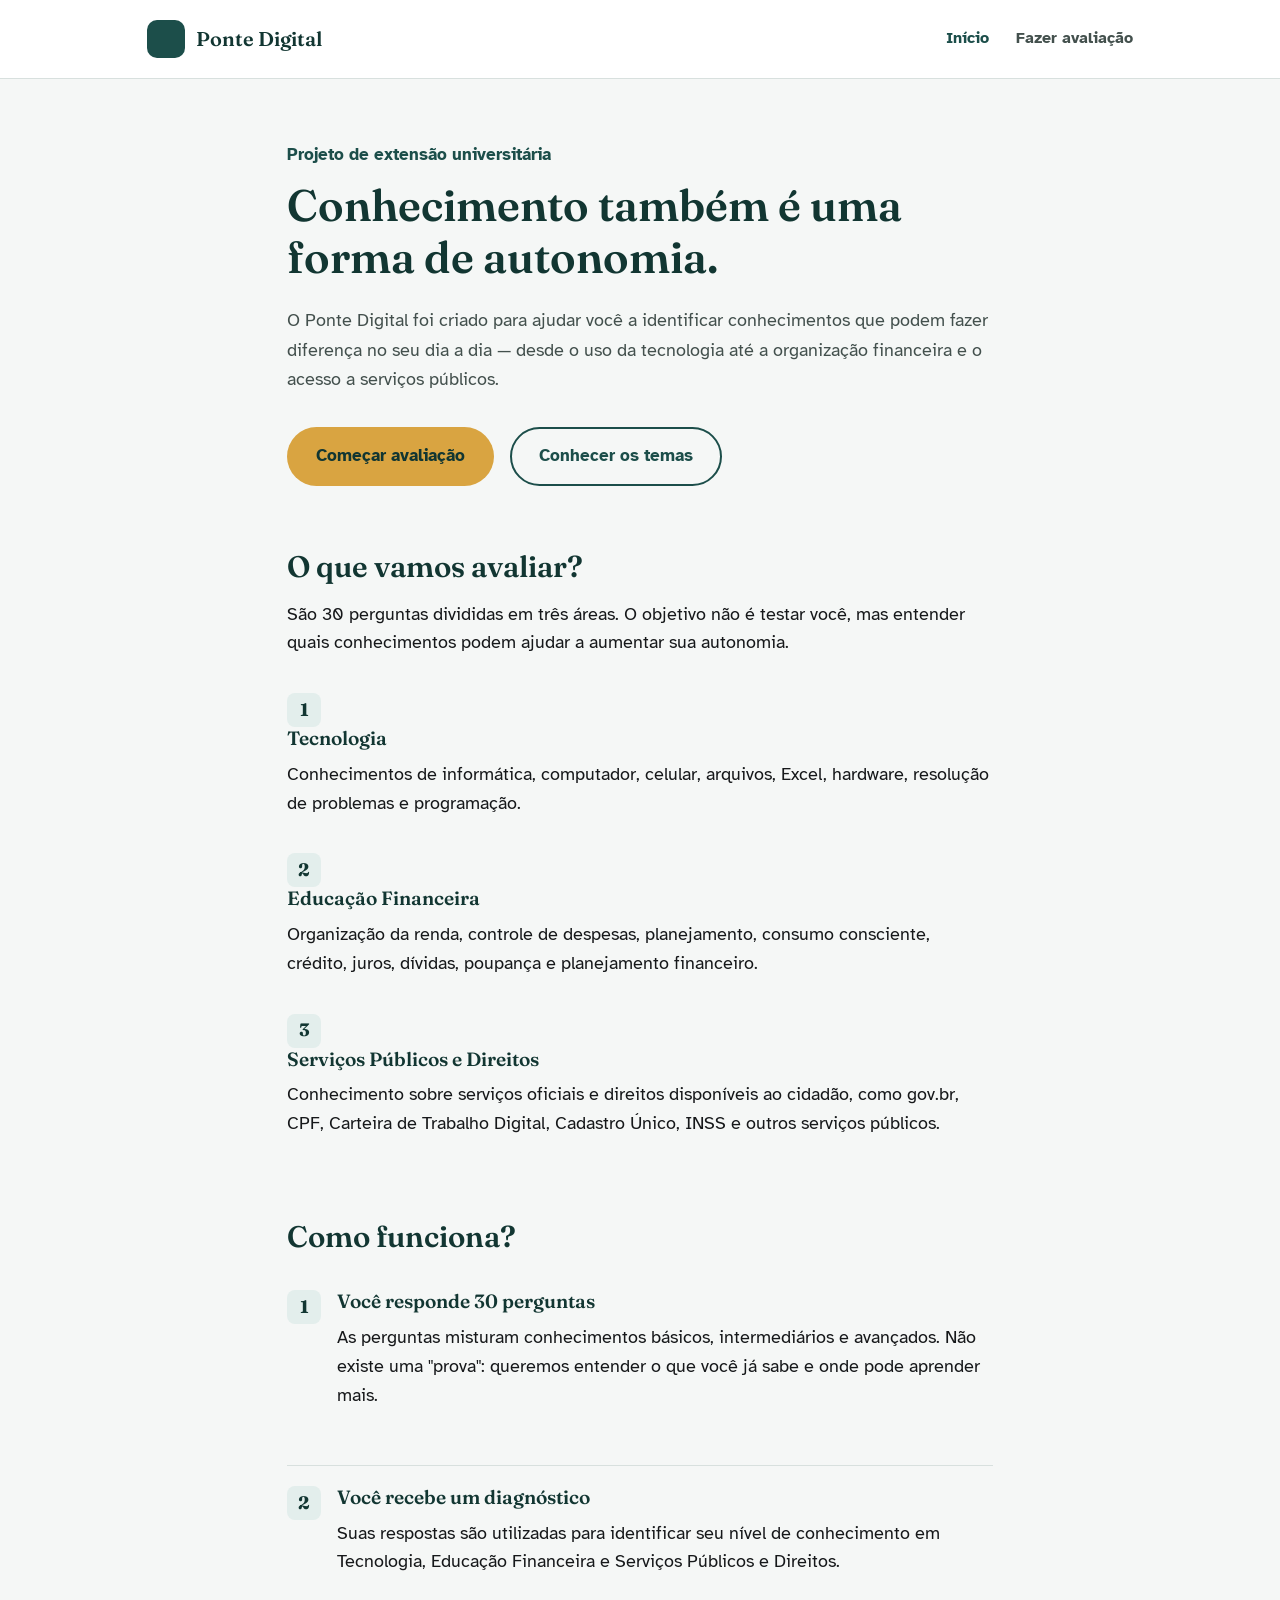
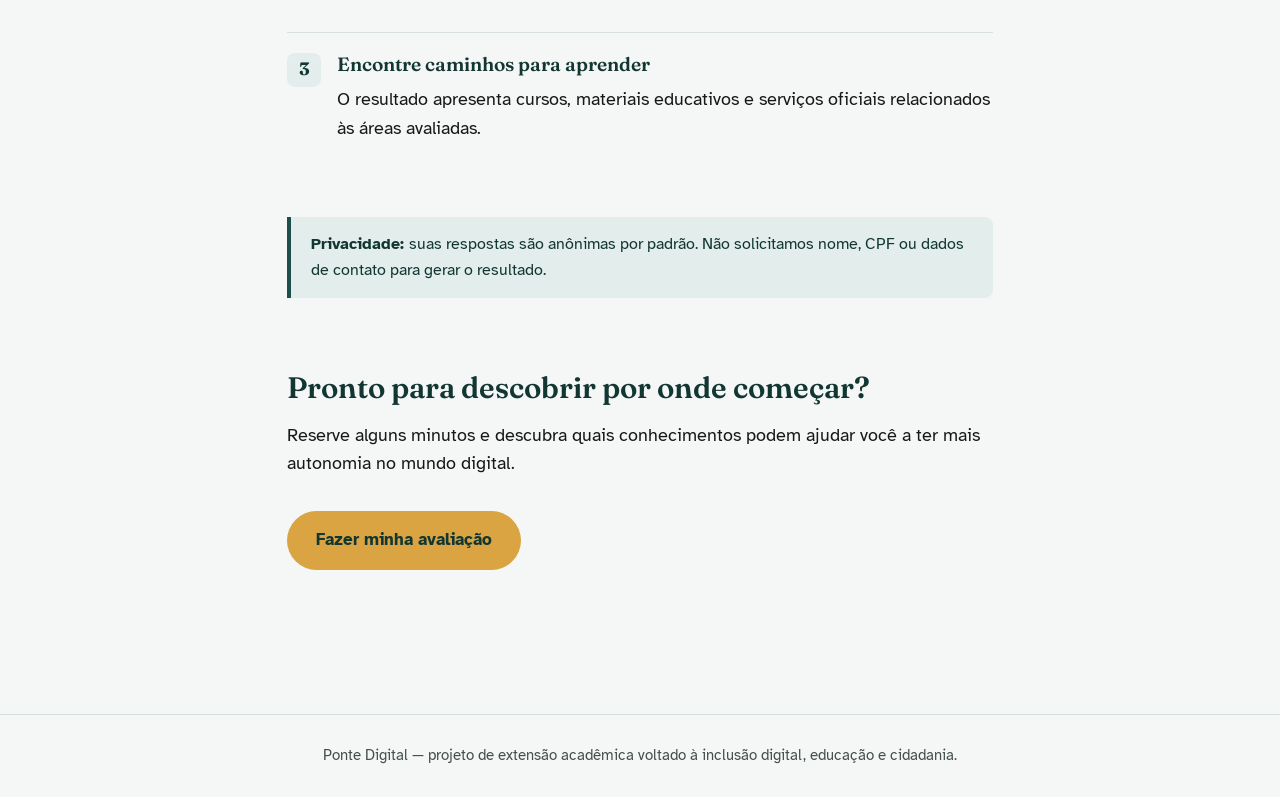
<file: index.html>
<!DOCTYPE html>
<html lang="pt-BR">

<head>

  <meta charset="UTF-8">

  <meta
    name="viewport"
    content="width=device-width, initial-scale=1.0"
  >

  <title>
    Ponte Digital — Conhecimento, autonomia e cidadania
  </title>

  <meta
    name="description"
    content="Avalie seus conhecimentos em tecnologia, educação financeira e serviços públicos e encontre materiais gratuitos para ampliar sua autonomia."
  >

  <link
    rel="preconnect"
    href="https://fonts.googleapis.com"
  >

  <link
    rel="preconnect"
    href="https://fonts.gstatic.com"
    crossorigin
  >

  <link
    href="https://fonts.googleapis.com/css2?family=Atkinson+Hyperlegible:ital,wght@0,400;0,700;1,400&family=Fraunces:opsz,wght@9..144,500;9..144,600;9..144,700&display=swap"
    rel="stylesheet"
  >

  <link
    rel="stylesheet"
    href="css/style.css"
  >

</head>


<body>

<a
  class="skip-link"
  href="#conteudo"
>
  Pular para o conteúdo
</a>


<!-- =====================================================
     CABEÇALHO
===================================================== -->

<header class="site-header">

  <div class="site-header__inner">

    <a
      class="brand"
      href="index.html"
    >

      <span
        class="brand__mark"
        aria-hidden="true"
      ></span>

      <span class="brand__name">
        Ponte Digital
      </span>

    </a>


    <nav
      class="site-nav"
      aria-label="Navegação principal"
    >

      <a
        href="index.html"
        aria-current="page"
      >
        Início
      </a>

      <a href="questionario.html">
        Fazer avaliação
      </a>

    </nav>

  </div>

</header>


<!-- =====================================================
     CONTEÚDO PRINCIPAL
===================================================== -->

<main id="conteudo">


  <!-- ===================================================
       HERO
  ==================================================== -->

  <section class="hero">

    <p class="hero__eyebrow">
      Projeto de extensão universitária
    </p>


    <h1>
      Conhecimento também é uma forma de autonomia.
    </h1>


    <p class="lede">

      O Ponte Digital foi criado para ajudar você a
      identificar conhecimentos que podem fazer diferença
      no seu dia a dia — desde o uso da tecnologia até a
      organização financeira e o acesso a serviços públicos.

    </p>


    <div class="btn-row">

      <a
        class="btn btn--accent"
        href="questionario.html"
      >
        Começar avaliação
      </a>


      <a
        class="btn btn--ghost"
        href="#temas"
      >
        Conhecer os temas
      </a>

    </div>

  </section>


  <!-- ===================================================
       TEMAS
  ==================================================== -->

  <section
    id="temas"
    style="margin-top:3.5em;"
  >

    <h2>
      O que vamos avaliar?
    </h2>


    <p class="lede">

      São 30 perguntas divididas em três áreas.
      O objetivo não é testar você, mas entender quais
      conhecimentos podem ajudar a aumentar sua autonomia.

    </p>


    <div class="value-list">


      <!-- TECNOLOGIA -->

      <div class="value-list__item">

        <span
          class="value-list__icon"
          aria-hidden="true"
        >
          1
        </span>


        <div>

          <h3>
            Tecnologia
          </h3>

          <p>

            Conhecimentos de informática, computador,
            celular, arquivos, Excel, hardware, resolução
            de problemas e programação.

          </p>

        </div>

      </div>


      <!-- FINANÇAS -->

      <div class="value-list__item">

        <span
          class="value-list__icon"
          aria-hidden="true"
        >
          2
        </span>


        <div>

          <h3>
            Educação Financeira
          </h3>

          <p>

            Organização da renda, controle de despesas,
            planejamento, consumo consciente, crédito,
            juros, dívidas, poupança e planejamento
            financeiro.

          </p>

        </div>

      </div>


      <!-- SERVIÇOS PÚBLICOS -->

      <div class="value-list__item">

        <span
          class="value-list__icon"
          aria-hidden="true"
        >
          3
        </span>


        <div>

          <h3>
            Serviços Públicos e Direitos
          </h3>

          <p>

            Conhecimento sobre serviços oficiais e direitos
            disponíveis ao cidadão, como gov.br, CPF,
            Carteira de Trabalho Digital, Cadastro Único,
            INSS e outros serviços públicos.

          </p>

        </div>

      </div>


    </div>

  </section>


  <!-- ===================================================
       COMO FUNCIONA
  ==================================================== -->

  <section
    id="como-funciona"
    style="margin-top:3.5em;"
  >

    <h2>
      Como funciona?
    </h2>


    <ul class="value-list">


      <li>

        <span
          class="value-list__icon"
          aria-hidden="true"
        >
          1
        </span>


        <div>

          <h3>
            Você responde 30 perguntas
          </h3>

          <p>

            As perguntas misturam conhecimentos básicos,
            intermediários e avançados. Não existe uma
            "prova": queremos entender o que você já sabe
            e onde pode aprender mais.

          </p>

        </div>

      </li>


      <li>

        <span
          class="value-list__icon"
          aria-hidden="true"
        >
          2
        </span>


        <div>

          <h3>
            Você recebe um diagnóstico
          </h3>

          <p>

            Suas respostas são utilizadas para identificar
            seu nível de conhecimento em Tecnologia,
            Educação Financeira e Serviços Públicos e
            Direitos.

          </p>

        </div>

      </li>


      <li>

        <span
          class="value-list__icon"
          aria-hidden="true"
        >
          3
        </span>


        <div>

          <h3>
            Encontre caminhos para aprender
          </h3>

          <p>

            O resultado apresenta cursos, materiais
            educativos e serviços oficiais relacionados
            às áreas avaliadas.

          </p>

        </div>

      </li>


    </ul>


    <div class="privacy-note">

      <strong>
        Privacidade:
      </strong>

      suas respostas são anônimas por padrão.
      Não solicitamos nome, CPF ou dados de contato
      para gerar o resultado.

    </div>

  </section>


  <!-- ===================================================
       CHAMADA FINAL
  ==================================================== -->

  <section
    style="margin-top:4em; margin-bottom:3em;"
  >

    <h2>
      Pronto para descobrir por onde começar?
    </h2>


    <p class="lede">

      Reserve alguns minutos e descubra quais conhecimentos
      podem ajudar você a ter mais autonomia no mundo
      digital.

    </p>


    <div class="btn-row">

      <a
        class="btn btn--accent"
        href="questionario.html"
      >
        Fazer minha avaliação
      </a>

    </div>

  </section>


</main>


<!-- =====================================================
     RODAPÉ
===================================================== -->

<footer class="site-footer">

  Ponte Digital — projeto de extensão acadêmica
  voltado à inclusão digital, educação e cidadania.

</footer>


</body>

</html>
</file>
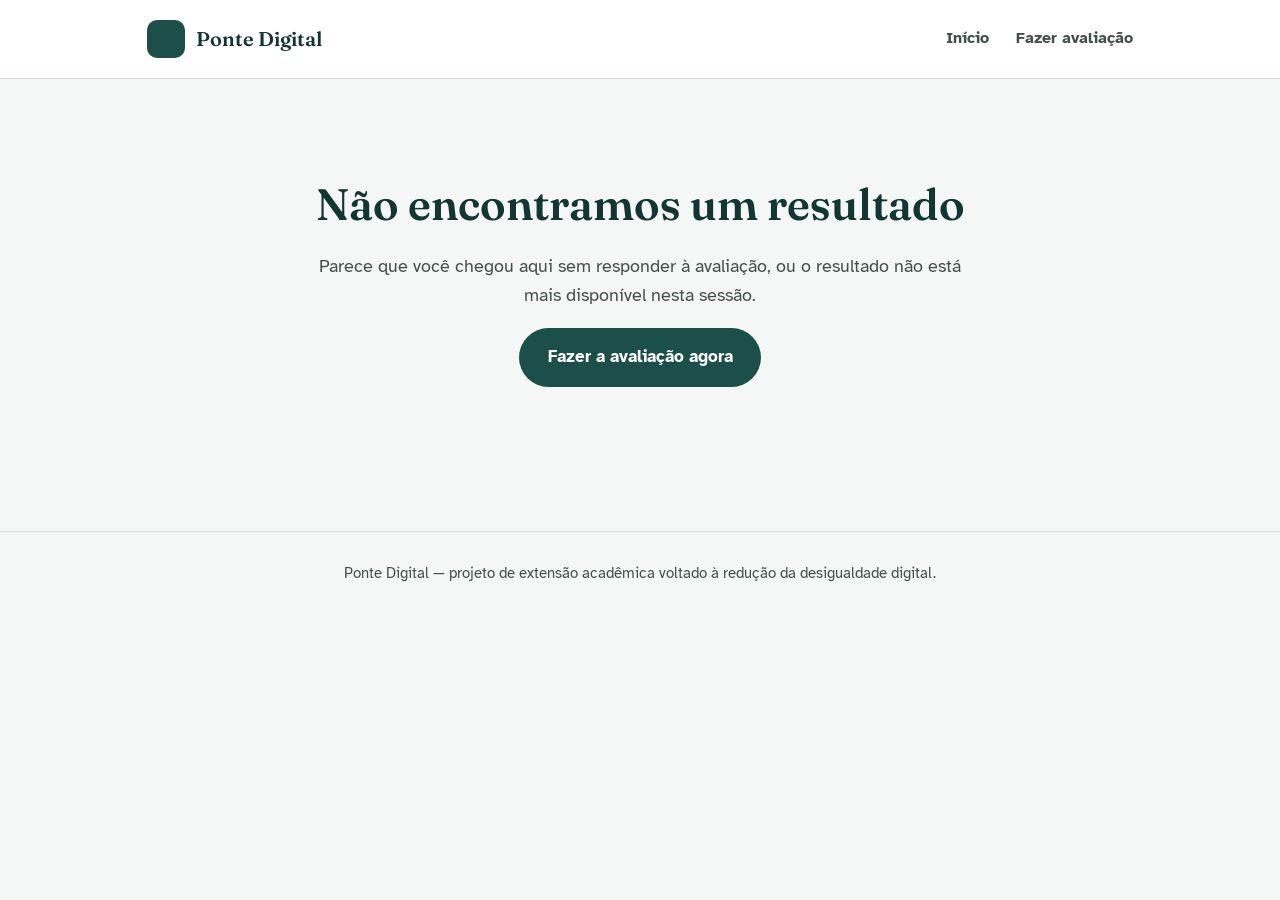
<file: resultados.html>
<!DOCTYPE html>
<html lang="pt-BR">

<head>
<meta charset="UTF-8">
<meta name="viewport" content="width=device-width, initial-scale=1.0">

<title>Seu resultado — Ponte Digital</title>

<link rel="preconnect" href="https://fonts.googleapis.com">
<link rel="preconnect" href="https://fonts.gstatic.com" crossorigin>

<link
  href="https://fonts.googleapis.com/css2?family=Atkinson+Hyperlegible:ital,wght@0,400;0,700;1,400&family=Fraunces:opsz,wght@9..144,500;9..144,600;9..144,700&display=swap"
  rel="stylesheet"
>

<link rel="stylesheet" href="css/style.css">
</head>

<body>

<a class="skip-link" href="#conteudo">
  Pular para o conteúdo
</a>

<header class="site-header">

  <div class="site-header__inner">

    <a class="brand" href="index.html">

      <span
        class="brand__mark"
        aria-hidden="true">
      </span>

      <span class="brand__name">
        Ponte Digital
      </span>

    </a>

    <nav
      class="site-nav"
      aria-label="Navegação principal">

      <a href="index.html">
        Início
      </a>

      <a href="questionario.html">
        Fazer avaliação
      </a>

    </nav>

  </div>

</header>

<main id="conteudo">

  <!-- CARREGANDO -->

  <div
    id="carregando"
    class="loading-state">

    <p>
      Analisando suas respostas...
    </p>

  </div>


  <!-- SEM RESULTADO -->

  <div
    id="sem-resultado"
    class="error-state"
    hidden>

    <h1>
      Não encontramos um resultado
    </h1>

    <p>
      Parece que você chegou aqui sem responder à avaliação,
      ou o resultado não está mais disponível nesta sessão.
    </p>

    <a
      class="btn btn--primary"
      href="questionario.html">

      Fazer a avaliação agora

    </a>

  </div>


  <!-- RESULTADO -->

  <div
    id="conteudo-resultado"
    hidden>

    <h1>
      Seu retrato de conhecimentos
    </h1>

    <p>
      Este resultado não é uma nota. Ele mostra como você
      se percebe hoje em diferentes áreas e indica caminhos
      para continuar aprendendo.
    </p>


    <!-- RESUMO GERAL -->

    <div class="level-banner">

      <p class="level-banner__label">
        Seu panorama geral
      </p>

      <p
        class="level-banner__value"
        id="nivel-geral">

        —

      </p>

    </div>


    <!-- CATEGORIAS -->

    <h2>
      Como você está em cada área
    </h2>

    <p>
      Cada área possui 10 perguntas. Quanto maior a pontuação,
      maior é a sua autonomia percebida naquele tema.
    </p>

    <div
      class="card"
      id="lista-categorias">

      <!--
        As categorias são preenchidas pelo
        recomendacoes.js
      -->

    </div>


    <!-- RECOMENDAÇÕES -->

    <h2 style="margin-top:2em;">
      Caminhos para continuar aprendendo
    </h2>

    <p>
      A partir das suas respostas, reunimos cursos,
      materiais gratuitos e fontes oficiais que podem
      ajudar você a desenvolver seus conhecimentos.
    </p>

    <div id="lista-recomendacoes">

      <!--
        As recomendações são preenchidas
        pelo recomendacoes.js
      -->

    </div>


    <!-- SERVIÇOS PÚBLICOS -->

    <div
      class="card"
      style="margin-top:2em;">

      <h2>
        Serviços públicos e direitos
      </h2>

      <p>
        Nesta área, também reunimos links para fontes oficiais.
        Eles podem ajudar você a conhecer serviços digitais,
        benefícios e direitos disponíveis à população.
      </p>

      <p>
        Sempre confira os requisitos e as informações
        diretamente nos canais oficiais antes de fornecer
        seus dados ou solicitar um serviço.
      </p>

    </div>


    <!-- BOTÕES -->

    <div class="btn-row">

      <a
        class="btn btn--ghost"
        href="questionario.html">

        Refazer avaliação

      </a>

      <a
        class="btn btn--primary"
        href="index.html">

        Voltar ao início

      </a>

    </div>

  </div>

</main>


<footer class="site-footer">

  Ponte Digital — projeto de extensão acadêmica voltado à redução da desigualdade digital.

</footer>


<script
  type="module"
  src="js/recomendacoes.js">
</script>

</body>

</html>
</file>
<file: css/style.css>
/* =========================================================
   Ponte Digital — Sistema de estilos
   Paleta pensada para leitura confortável e alto contraste.
   ========================================================= */

:root {
  --color-bg: #F5F7F6;
  --color-surface: #FFFFFF;
  --color-ink: #16181A;
  --color-ink-soft: #43504D;
  --color-primary: #1C4E4A;
  --color-primary-dark: #123632;
  --color-primary-tint: #E3EEEC;
  --color-accent: #D9A441;
  --color-accent-dark: #B5842C;
  --color-success: #3F7D58;
  --color-success-tint: #E7F1EA;
  --color-warn: #B3452F;
  --color-warn-tint: #F7E9E5;
  --color-line: #D8E0DE;

  --font-display: "Fraunces", Georgia, serif;
  --font-body: "Atkinson Hyperlegible", Arial, sans-serif;

  --radius: 14px;
  --radius-sm: 8px;
  --max-width: 760px;
  --shadow-card: 0 1px 2px rgba(18, 54, 50, 0.06), 0 8px 24px rgba(18, 54, 50, 0.06);
}

* { box-sizing: border-box; }

html {
  scroll-behavior: smooth;
}

body {
  margin: 0;
  font-family: var(--font-body);
  background: var(--color-bg);
  color: var(--color-ink);
  font-size: 18px;
  line-height: 1.6;
  -webkit-font-smoothing: antialiased;
}

@media (prefers-reduced-motion: reduce) {
  html { scroll-behavior: auto; }
  * { animation-duration: 0.001ms !important; transition-duration: 0.001ms !important; }
}

h1, h2, h3 {
  font-family: var(--font-display);
  color: var(--color-primary-dark);
  line-height: 1.2;
  margin: 0 0 0.5em;
  font-weight: 600;
}

h1 { font-size: clamp(2rem, 4vw, 2.75rem); }
h2 { font-size: clamp(1.4rem, 3vw, 1.85rem); }
h3 { font-size: 1.2rem; }

p { margin: 0 0 1em; max-width: 65ch; }

a { color: var(--color-primary); }
a:focus-visible,
button:focus-visible,
input:focus-visible,
[tabindex]:focus-visible {
  outline: 3px solid var(--color-accent-dark);
  outline-offset: 2px;
}

.skip-link {
  position: absolute;
  left: -999px;
  top: 0;
  background: var(--color-primary-dark);
  color: #fff;
  padding: 0.75em 1.25em;
  z-index: 100;
  border-radius: 0 0 var(--radius-sm) 0;
}
.skip-link:focus { left: 0; }

/* ---------- Layout shell ---------- */

.site-header {
  border-bottom: 1px solid var(--color-line);
  background: var(--color-surface);
}

.site-header__inner {
  max-width: 1040px;
  margin: 0 auto;
  padding: 1.1em 1.5em;
  display: flex;
  align-items: center;
  justify-content: space-between;
  gap: 1em;
}

.brand {
  display: flex;
  align-items: center;
  gap: 0.6em;
  text-decoration: none;
  color: var(--color-primary-dark);
}

.brand__mark {
  width: 38px;
  height: 38px;
  border-radius: 10px;
  background: var(--color-primary);
  flex-shrink: 0;
}

.brand__name {
  font-family: var(--font-display);
  font-size: 1.25rem;
  font-weight: 600;
}

.site-nav {
  display: flex;
  gap: 1.5em;
}

.site-nav a {
  color: var(--color-ink-soft);
  text-decoration: none;
  font-weight: 600;
  font-size: 0.98rem;
}

.site-nav a:hover,
.site-nav a[aria-current="page"] {
  color: var(--color-primary);
}

main {
  max-width: var(--max-width);
  margin: 0 auto;
  padding: 2.5em 1.5em 5em;
}

.site-footer {
  border-top: 1px solid var(--color-line);
  padding: 2em 1.5em;
  text-align: center;
  color: var(--color-ink-soft);
  font-size: 0.92rem;
}

/* ---------- Hero ---------- */

.hero {
  padding-top: 1em;
}

.hero__eyebrow {
  color: var(--color-primary);
  font-weight: 700;
  margin-bottom: 0.6em;
  font-size: 1.05rem;
}

.hero p.lede {
  font-size: 1.15rem;
  color: var(--color-ink-soft);
}

/* ---------- Buttons ---------- */

.btn {
  display: inline-flex;
  align-items: center;
  justify-content: center;
  gap: 0.5em;
  font-family: var(--font-body);
  font-weight: 700;
  font-size: 1.05rem;
  padding: 0.85em 1.6em;
  border-radius: 999px;
  border: 2px solid transparent;
  cursor: pointer;
  text-decoration: none;
  min-height: 52px;
  transition: transform 0.12s ease, background 0.15s ease, border-color 0.15s ease;
}

.btn:active { transform: translateY(1px); }

.btn--primary {
  background: var(--color-primary);
  color: #fff;
}
.btn--primary:hover { background: var(--color-primary-dark); }

.btn--accent {
  background: var(--color-accent);
  color: var(--color-primary-dark);
}
.btn--accent:hover { background: var(--color-accent-dark); color: #fff; }

.btn--ghost {
  background: transparent;
  border-color: var(--color-primary);
  color: var(--color-primary);
}
.btn--ghost:hover { background: var(--color-primary-tint); }

.btn:disabled {
  opacity: 0.5;
  cursor: not-allowed;
}

.btn-row {
  display: flex;
  gap: 0.9em;
  flex-wrap: wrap;
  margin-top: 1.8em;
}

/* ---------- Cards / info blocks ---------- */

.card {
  background: var(--color-surface);
  border: 1px solid var(--color-line);
  border-radius: var(--radius);
  padding: 1.6em;
  box-shadow: var(--shadow-card);
}

.value-list {
  list-style: none;
  margin: 2em 0;
  padding: 0;
  display: grid;
  gap: 1em;
}

.value-list li {
  display: flex;
  gap: 0.9em;
  align-items: flex-start;
  padding: 1.1em 0;
  border-top: 1px solid var(--color-line);
}

.value-list li:first-child { border-top: none; padding-top: 0; }

.value-list__icon {
  width: 34px;
  height: 34px;
  flex-shrink: 0;
  border-radius: 8px;
  background: var(--color-primary-tint);
  display: flex;
  align-items: center;
  justify-content: center;
  color: var(--color-primary-dark);
  font-family: var(--font-display);
  font-weight: 700;
}

.privacy-note {
  border-left: 4px solid var(--color-primary);
  background: var(--color-primary-tint);
  padding: 1em 1.3em;
  border-radius: 0 var(--radius-sm) var(--radius-sm) 0;
  font-size: 0.98rem;
  color: var(--color-primary-dark);
  margin-top: 2em;
}

/* ---------- Questionnaire ---------- */

.progress-track {
  display: flex;
  align-items: center;
  gap: 0.5em;
  margin-bottom: 1.6em;
}

.progress-track__step {
  flex: 1;
  height: 6px;
  border-radius: 999px;
  background: var(--color-line);
  overflow: hidden;
}

.progress-track__step-fill {
  height: 100%;
  width: 0%;
  background: var(--color-accent);
  transition: width 0.25s ease;
}

.progress-label {
  color: var(--color-ink-soft);
  font-size: 0.95rem;
  margin-bottom: 1.4em;
}

.category-tag {
  display: inline-block;
  background: var(--color-primary-tint);
  color: var(--color-primary-dark);
  font-weight: 700;
  font-size: 0.85rem;
  padding: 0.3em 0.9em;
  border-radius: 999px;
  margin-bottom: 1em;
}

fieldset {
  border: none;
  padding: 0;
  margin: 0;
}

legend {
  font-family: var(--font-display);
  font-size: 1.4rem;
  color: var(--color-ink);
  margin-bottom: 1em;
  padding: 0;
  float: left;
  width: 100%;
}

.option-list {
  display: grid;
  gap: 0.8em;
}

.option {
  display: block;
  position: relative;
}

.option input {
  position: absolute;
  opacity: 0;
  width: 1px;
  height: 1px;
}

.option label {
  display: flex;
  align-items: center;
  gap: 0.9em;
  padding: 1em 1.2em;
  border: 2px solid var(--color-line);
  border-radius: var(--radius-sm);
  cursor: pointer;
  background: var(--color-surface);
  font-size: 1.02rem;
}

.option label::before {
  content: "";
  width: 22px;
  height: 22px;
  border-radius: 50%;
  border: 2px solid var(--color-ink-soft);
  flex-shrink: 0;
}

.option input:checked + label {
  border-color: var(--color-primary);
  background: var(--color-primary-tint);
}

.option input:checked + label::before {
  border-color: var(--color-primary);
  background: radial-gradient(circle, var(--color-primary) 0 45%, transparent 46%);
}

.option input:focus-visible + label {
  outline: 3px solid var(--color-accent-dark);
  outline-offset: 2px;
}

.form-nav {
  display: flex;
  justify-content: space-between;
  align-items: center;
  margin-top: 2em;
  gap: 1em;
}

.form-status {
  font-size: 0.9rem;
  color: var(--color-ink-soft);
}

/* ---------- Results ---------- */

.level-banner {
  background: var(--color-primary);
  color: #fff;
  border-radius: var(--radius);
  padding: 1.8em;
  margin-bottom: 2em;
}

.level-banner__label {
  font-size: 0.95rem;
  opacity: 0.85;
  margin-bottom: 0.3em;
}

.level-banner__value {
  font-family: var(--font-display);
  font-size: 2rem;
  margin: 0;
}

.category-score {
  display: grid;
  grid-template-columns: 1fr auto;
  align-items: center;
  gap: 0.6em 1em;
  padding: 1em 0;
  border-top: 1px solid var(--color-line);
}

.category-score:first-of-type { border-top: none; }

.category-score__name { font-weight: 700; }

.category-score__bar {
  grid-column: 1 / -1;
  height: 8px;
  background: var(--color-line);
  border-radius: 999px;
  overflow: hidden;
}

.category-score__bar-fill {
  height: 100%;
  background: var(--color-success);
}

.category-score__level {
  font-size: 0.92rem;
  color: var(--color-ink-soft);
}

.recommendation {
  border: 1px solid var(--color-line);
  border-radius: var(--radius);
  padding: 1.4em;
  margin-bottom: 1.1em;
  background: var(--color-surface);
}

.recommendation--priority {
  border-color: var(--color-accent);
  background: #FFFBF3;
}

.recommendation__eyebrow {
  font-size: 0.85rem;
  font-weight: 700;
  color: var(--color-accent-dark);
  margin-bottom: 0.4em;
}

.recommendation h3 { margin-bottom: 0.3em; }

.recommendation__meta {
  color: var(--color-ink-soft);
  font-size: 0.92rem;
  margin-bottom: 0.6em;
}

.recommendation a.btn { margin-top: 0.3em; }

.loading-state, .error-state {
  text-align: center;
  padding: 3em 1em;
  color: var(--color-ink-soft);
}

.visually-hidden {
  position: absolute;
  width: 1px;
  height: 1px;
  overflow: hidden;
  clip: rect(0 0 0 0);
  white-space: nowrap;
}

@media (max-width: 560px) {
  .site-nav { gap: 1em; font-size: 0.9rem; }
  main { padding: 1.8em 1.2em 4em; }
  .form-nav { flex-direction: column-reverse; align-items: stretch; }
}

/* ---------- Ajustes para o novo resultado ---------- */

.category-score__name {
  font-size: 1.05rem;
}

.category-score__bar-fill {
  width: 0%;
  border-radius: 999px;
  transition: width 0.4s ease;
}

.recommendation {
  transition: transform 0.15s ease, box-shadow 0.15s ease;
}

.recommendation:hover {
  transform: translateY(-2px);
  box-shadow: var(--shadow-card);
}


/* ---------- Responsividade ---------- */

@media (max-width: 560px) {

  .site-header__inner {
    padding: 1em 1.2em;
  }

  .brand__name {
    font-size: 1.1rem;
  }

  .site-nav {
    gap: 0.8em;
  }

  .site-nav a {
    font-size: 0.9rem;
  }

  h1 {
    font-size: 2rem;
  }

  .card {
    padding: 1.2em;
  }

  .level-banner {
    padding: 1.4em;
  }

  .level-banner__value {
    font-size: 1.7rem;
  }

  .category-score {
    grid-template-columns: 1fr;
    gap: 0.35em;
  }

  .category-score__bar {
    grid-column: 1;
    margin-top: 0.4em;
  }

  .category-score__level {
    margin-bottom: 0.3em;
  }

  .recommendation {
    padding: 1.2em;
  }

  .recommendation .btn {
    width: 100%;
  }

  .btn-row {
    flex-direction: column;
  }

  .btn-row .btn {
    width: 100%;
  }

}


/* ---------- Correção do questionário no mobile ---------- */

#form-questionario,
#area-pergunta {
  width: 100%;
  min-width: 0;
}

#area-pergunta {
  overflow-wrap: break-word;
}

#area-pergunta fieldset {
  display: block;
  width: 100%;
  min-width: 0;
}

#area-pergunta legend {
  float: none;
  display: block;
  width: 100%;
  margin-bottom: 1.2rem;
}

.option-list {
  display: grid;
  grid-template-columns: minmax(0, 1fr);
  width: 100%;
  min-width: 0;
  gap: 0.75rem;
}

.option {
  display: block;
  width: 100%;
  min-width: 0;
}

.option label {
  width: 100%;
  min-width: 0;
  min-height: 60px;
  padding: 1rem;
  display: flex;
  align-items: center;
  gap: 0.85rem;
  overflow-wrap: anywhere;
}

.option label::before {
  flex: 0 0 22px;
}

#area-pergunta,
#area-pergunta * {
  box-sizing: border-box;
}

@media (max-width: 560px) {
  main {
    width: 100%;
    max-width: 100%;
    padding: 1.5rem 1rem 3rem;
  }

  .site-header__inner {
    flex-wrap: wrap;
    padding: 0.85rem 1rem;
  }

  .site-nav {
    flex-wrap: wrap;
    gap: 0.75rem;
  }

  #titulo-form {
    font-size: 1.8rem;
  }

  #area-pergunta {
    padding: 1rem;
  }

  #area-pergunta legend {
    font-size: 1.25rem;
  }

  .option label {
    font-size: 1rem;
    line-height: 1.45;
    padding: 0.9rem;
  }

  .form-nav {
    flex-direction: column-reverse;
    align-items: stretch;
  }

  .form-nav .btn {
    width: 100%;
    min-height: 52px;
  }

  .form-status {
    text-align: center;
  }
}
</file>
